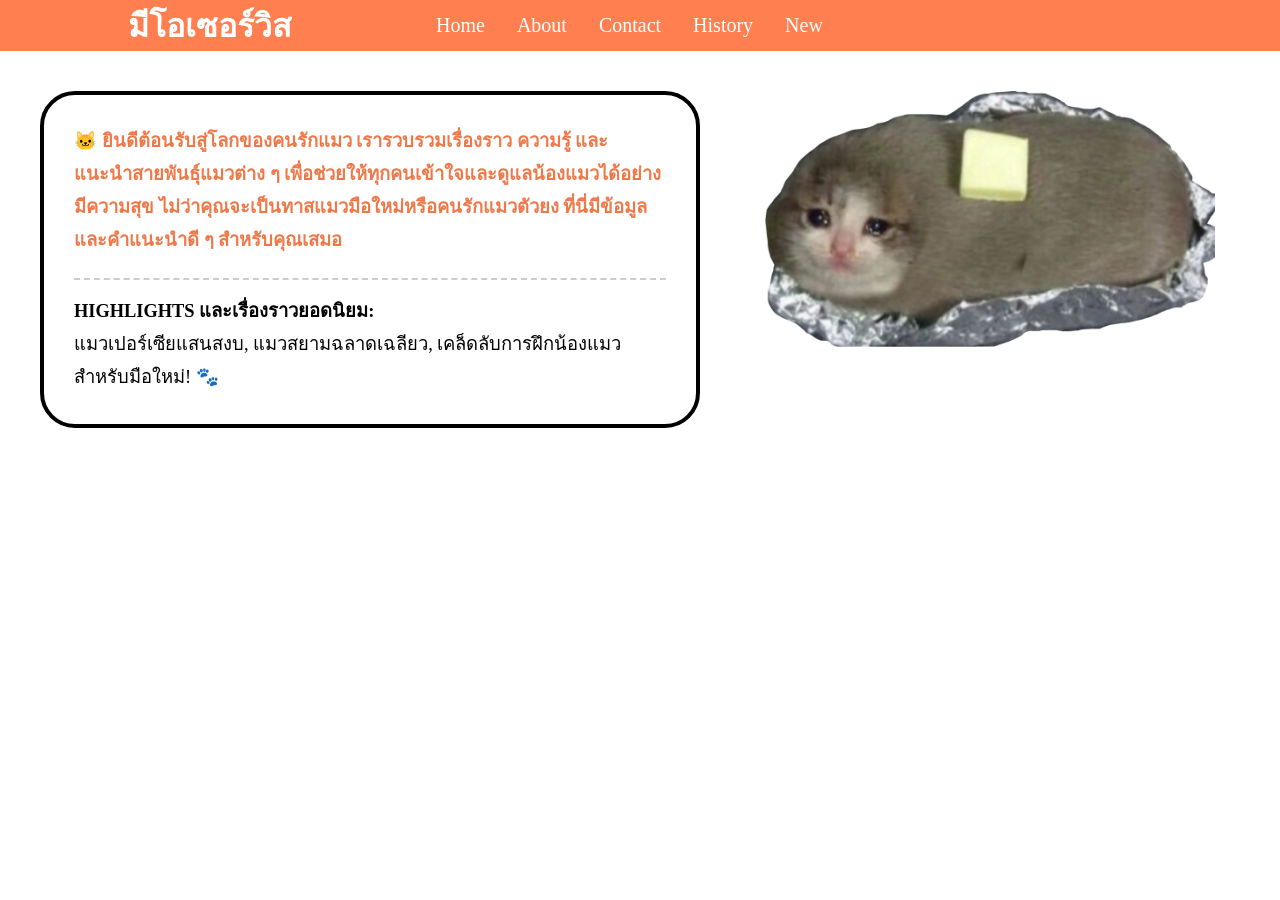
<file: about.html>
<!DOCTYPE html>
<html lang="en">
<head>
    <meta charset="UTF-8">
    <meta name="viewport" content="width=device-width, initial-scale=1.0">
    <title>About</title>
    <link rel="stylesheet" href="about.css">
</head>
<body>
    <ul>
        <li class="Logo"><h1>มีโอเซอร์วิส</h1></li>
        <li><a href="home.html">Home</a></li>
        <li><a href="about.html">About</a></li>
        <li><a href="contagt.html">Contact</a></li>
        <li><a href="history.html">History</a></li>
        <li><a href="new.html">New</a></li>
    </ul>

    <div class="intro-container">
    <div class="intro-text-box">
        <p class="main-paragraph">
            🐱 ยินดีต้อนรับสู่โลกของคนรักแมว เรารวบรวมเรื่องราว ความรู้ และแนะนำสายพันธุ์แมวต่าง ๆ 
            เพื่อช่วยให้ทุกคนเข้าใจและดูแลน้องแมวได้อย่างมีความสุข ไม่ว่าคุณจะเป็นทาสแมวมือใหม่หรือคนรักแมวตัวยง 
            ที่นี่มีข้อมูลและคำแนะนำดี ๆ สำหรับคุณเสมอ
        </p>
        <p class="highlight-paragraph">
            <strong>HIGHLIGHTS และเรื่องราวยอดนิยม:</strong><br>
            แมวเปอร์เซียแสนสงบ, แมวสยามฉลาดเฉลียว, เคล็ดลับการฝึกน้องแมวสำหรับมือใหม่! 🐾
        </p>
    </div>

    <div class="intro-image-box">
        <img src="cat-burrito-meme-y82dc7wr5jr41obp.png" alt="Cute Cat"> </div>
</div>
</body>
</html>
</file>
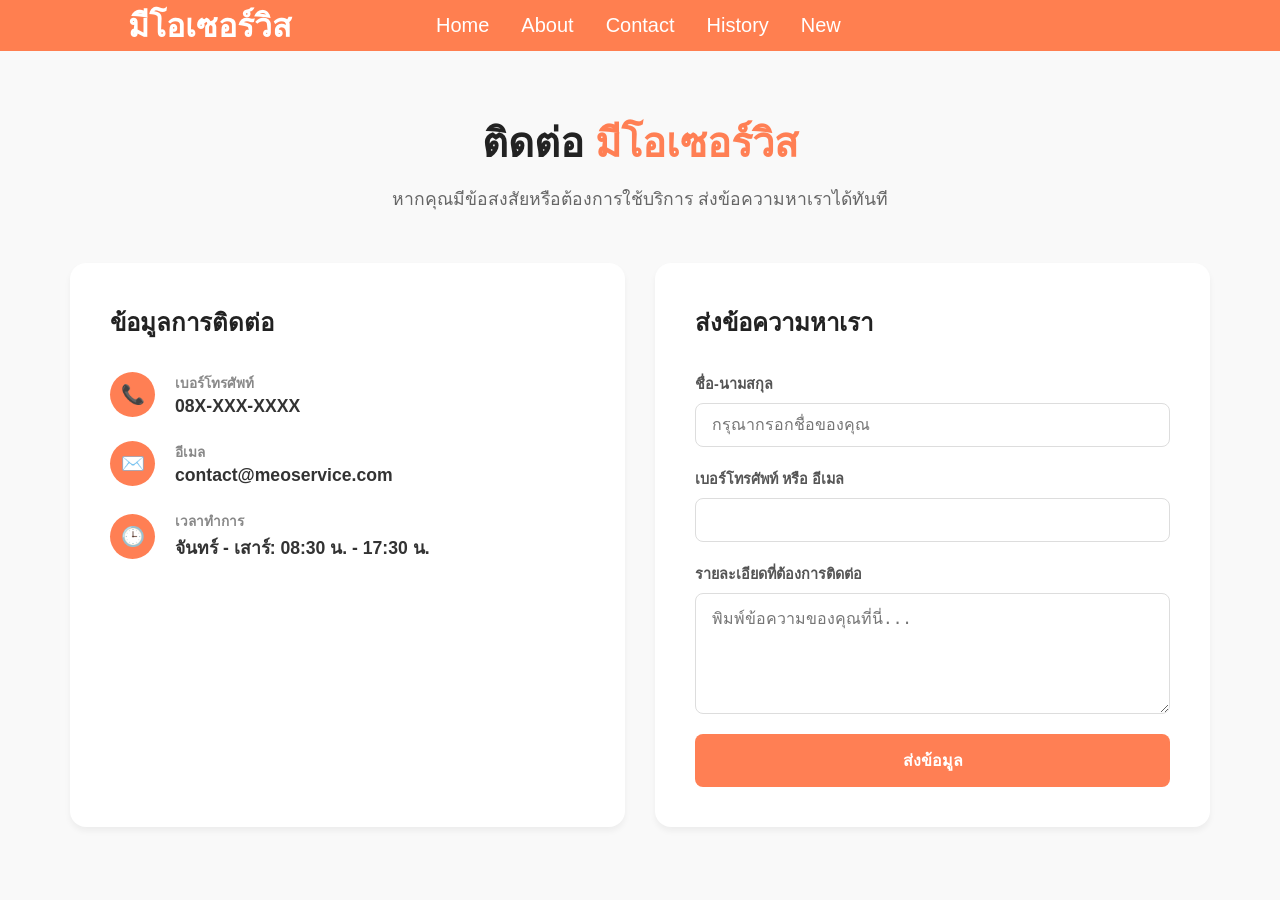
<file: contagt.html>
<!DOCTYPE html>
<html lang="en">
<head>
    <meta charset="UTF-8">
    <meta name="viewport" content="width=device-width, initial-scale=1.0">
    <title>Contagt</title>
    <link rel="stylesheet" href="contagt.css">
</head>
<body>
    <ul>
        <li class="Logo"><h1>มีโอเซอร์วิส</h1></li>
        <li><a href="home.html">Home</a></li>
        <li><a href="about.html">About</a></li>
        <li><a href="contagt.html">Contact</a></li>
        <li><a href="history.html">History</a></li>
        <li><a href="new.html">New</a></li>
    </ul>

    <div class="contact-container">
  <div class="contact-wrapper">
    
    <div class="contact-header">
      <h1>ติดต่อ <span class="brand-text">มีโอเซอร์วิส</span></h1>
      <p>หากคุณมีข้อสงสัยหรือต้องการใช้บริการ ส่งข้อความหาเราได้ทันที</p>
    </div>

    <div class="contact-content">
      
      <div class="contact-info-card">
        <h2>ข้อมูลการติดต่อ</h2>
        
        <div class="info-list">
          <div class="info-item">
            <div class="info-icon">📞</div>
            <div>
              <p class="info-label">เบอร์โทรศัพท์</p>
              <p class="info-value">08X-XXX-XXXX</p>
            </div>
          </div>

          <div class="info-item">
            <div class="info-icon">✉️</div>
            <div>
              <p class="info-label">อีเมล</p>
              <p class="info-value">contact@meoservice.com</p>
            </div>
          </div>

          <div class="info-item">
            <div class="info-icon">🕒</div>
            <div>
              <p class="info-label">เวลาทำการ</p>
              <p class="info-value">จันทร์ - เสาร์: 08:30 น. - 17:30 น.</p>
            </div>
          </div>
        </div>

      </div>

      <div class="contact-form-card">
        <h2>ส่งข้อความหาเรา</h2>
        
        <form action="#" method="POST" class="contact-form">
          <div class="form-group">
            <label for="name">ชื่อ-นามสกุล</label>
            <input type="text" id="name" placeholder="กรุณากรอกชื่อของคุณ" required>
          </div>

          <div class="form-group">
            <label for="contact">เบอร์โทรศัพท์ หรือ อีเมล</label>
            <input type="text" id="contact" placeholder="" required>
          </div>

          <div class="form-group">
            <label for="message">รายละเอียดที่ต้องการติดต่อ</label>
            <textarea id="message" rows="5" placeholder="พิมพ์ข้อความของคุณที่นี่..." required></textarea>
          </div>

          <button type="submit" class="btn-submit">ส่งข้อมูล</button>
        </form>
      </div>

    </div>
  </div>
</div>
</body>
</html>
</file>
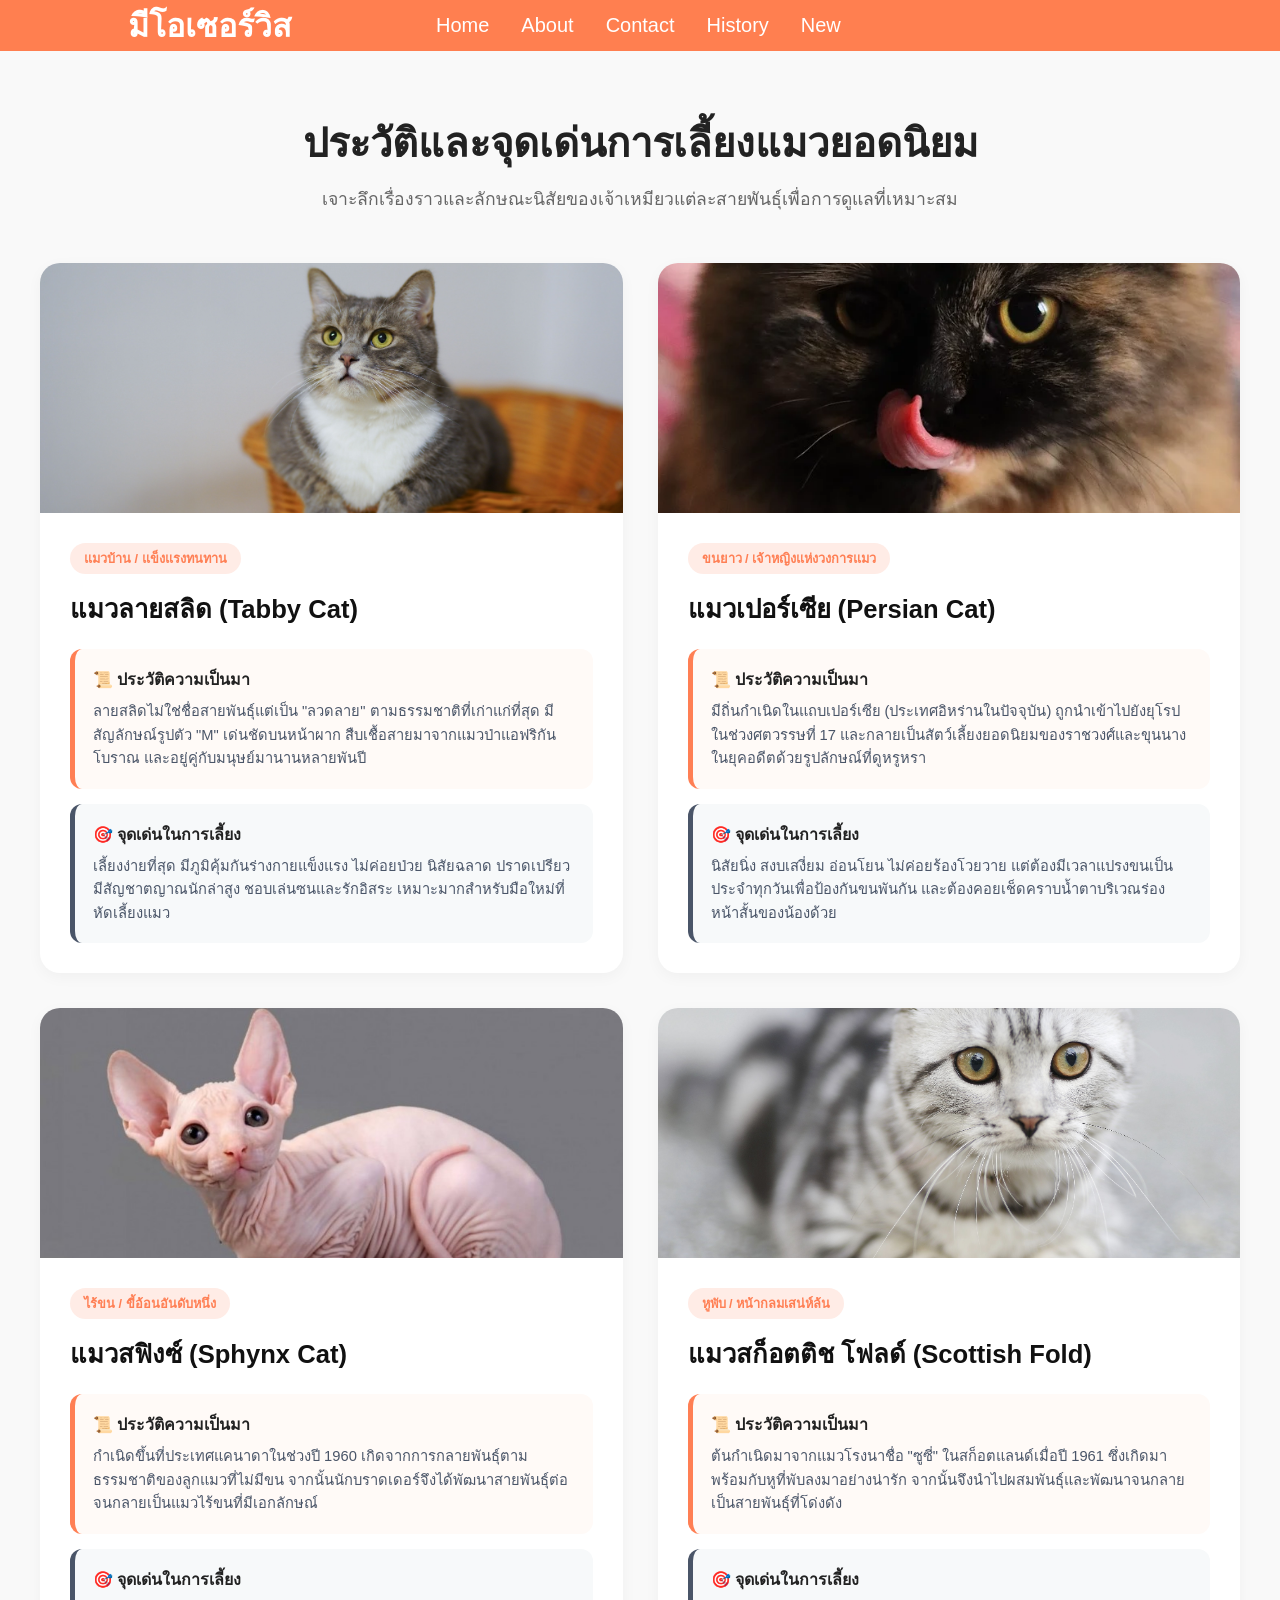
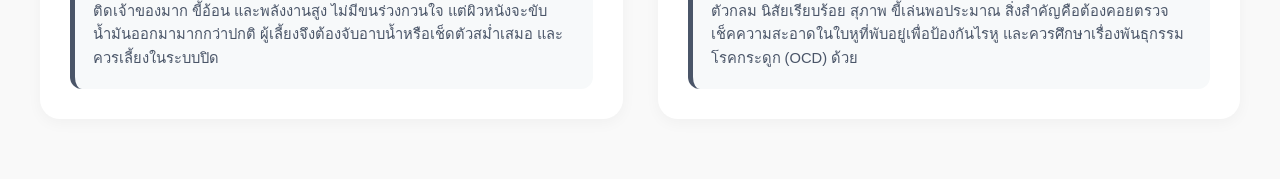
<file: history.html>
<!DOCTYPE html>
<html lang="en">
<head>
    <meta charset="UTF-8">
    <meta name="viewport" content="width=device-width, initial-scale=1.0">
    <title>History</title>
    <link rel="stylesheet" href="history.css">
</head>
<body>
    <ul>
        <li class="Logo"><h1>มีโอเซอร์วิส</h1></li>
        <li><a href="home.html">Home</a></li>
        <li><a href="about.html">About</a></li>
        <li><a href="contagt.html">Contact</a></li>
        <li><a href="history.html">History</a></li>
        <li><a href="new.html">New</a></li>
    </ul>

<div class="history-container">
  <div class="history-wrapper">
    
    <div class="history-header">
      <h1>ประวัติและจุดเด่นการเลี้ยงแมวยอดนิยม</h1>
      <p>เจาะลึกเรื่องราวและลักษณะนิสัยของเจ้าเหมียวแต่ละสายพันธุ์เพื่อการดูแลที่เหมาะสม</p>
    </div>

    <div class="history-grid">
      
      <div class="cat-card">
        <img src="pexels-cats-coming-1543793.jpg" alt="แมวลายสลิด" class="cat-image">
        
        <div class="cat-info">
          <span class="cat-tag">แมวบ้าน / แข็งแรงทนทาน</span>
          <h2>แมวลายสลิด (Tabby Cat)</h2>
          
          <div class="sub-box-container">
            <div class="sub-box history-box">
              <h3>📜 ประวัติความเป็นมา</h3>
              <p>ลายสลิดไม่ใช่ชื่อสายพันธุ์แต่เป็น "ลวดลาย" ตามธรรมชาติที่เก่าแก่ที่สุด มีสัญลักษณ์รูปตัว "M" เด่นชัดบนหน้าผาก สืบเชื้อสายมาจากแมวป่าแอฟริกันโบราณ และอยู่คู่กับมนุษย์มานานหลายพันปี</p>
            </div>
            <div class="sub-box care-box">
              <h3>🎯 จุดเด่นในการเลี้ยง</h3>
              <p>เลี้ยงง่ายที่สุด มีภูมิคุ้มกันร่างกายแข็งแรง ไม่ค่อยป่วย นิสัยฉลาด ปราดเปรียว มีสัญชาตญาณนักล่าสูง ชอบเล่นซนและรักอิสระ เหมาะมากสำหรับมือใหม่ที่หัดเลี้ยงแมว</p>
            </div>
          </div>
        </div>
      </div>

      <div class="cat-card">
        <img src="cat-9476892_1280.jpg" alt="แมวเปอร์เซีย" class="cat-image">
        
        <div class="cat-info">
          <span class="cat-tag">ขนยาว / เจ้าหญิงแห่งวงการแมว</span>
          <h2>แมวเปอร์เซีย (Persian Cat)</h2>
          
          <div class="sub-box-container">
            <div class="sub-box history-box">
              <h3>📜 ประวัติความเป็นมา</h3>
              <p>มีถิ่นกำเนิดในแถบเปอร์เซีย (ประเทศอิหร่านในปัจจุบัน) ถูกนำเข้าไปยังยุโรปในช่วงศตวรรษที่ 17 และกลายเป็นสัตว์เลี้ยงยอดนิยมของราชวงศ์และขุนนางในยุคอดีตด้วยรูปลักษณ์ที่ดูหรูหรา</p>
            </div>
            <div class="sub-box care-box">
              <h3>🎯 จุดเด่นในการเลี้ยง</h3>
              <p>นิสัยนิ่ง สงบเสงี่ยม อ่อนโยน ไม่ค่อยร้องโวยวาย แต่ต้องมีเวลาแปรงขนเป็นประจำทุกวันเพื่อป้องกันขนพันกัน และต้องคอยเช็ดคราบน้ำตาบริเวณร่องหน้าสั้นของน้องด้วย</p>
            </div>
          </div>
        </div>
      </div>

      <div class="cat-card">
        <img src="unnamed.jpg" alt="แมวสฟิงซ์" class="cat-image">
        
        <div class="cat-info">
          <span class="cat-tag">ไร้ขน / ขี้อ้อนอันดับหนึ่ง</span>
          <h2>แมวสฟิงซ์ (Sphynx Cat)</h2>
          
          <div class="sub-box-container">
            <div class="sub-box history-box">
              <h3>📜 ประวัติความเป็นมา</h3>
              <p>กำเนิดขึ้นที่ประเทศแคนาดาในช่วงปี 1960 เกิดจากการกลายพันธุ์ตามธรรมชาติของลูกแมวที่ไม่มีขน จากนั้นนักบราดเดอร์จึงได้พัฒนาสายพันธุ์ต่อจนกลายเป็นแมวไร้ขนที่มีเอกลักษณ์</p>
            </div>
            <div class="sub-box care-box">
              <h3>🎯 จุดเด่นในการเลี้ยง</h3>
              <p>ติดเจ้าของมาก ขี้อ้อน และพลังงานสูง ไม่มีขนร่วงกวนใจ แต่ผิวหนังจะขับน้ำมันออกมามากกว่าปกติ ผู้เลี้ยงจึงต้องจับอาบน้ำหรือเช็ดตัวสม่ำเสมอ และควรเลี้ยงในระบบปิด</p>
            </div>
          </div>
        </div>
      </div>

      <div class="cat-card">
        <img src="pexels-flickr-156934.jpg" alt="แมวสก็อตติช โฟลด์" class="cat-image">
        
        <div class="cat-info">
          <span class="cat-tag">หูพับ / หน้ากลมเสน่ห์ล้น</span>
          <h2>แมวสก็อตติช โฟลด์ (Scottish Fold)</h2>
          
          <div class="sub-box-container">
            <div class="sub-box history-box">
              <h3>📜 ประวัติความเป็นมา</h3>
              <p>ต้นกำเนิดมาจากแมวโรงนาชื่อ "ซูซี่" ในสก็อตแลนด์เมื่อปี 1961 ซึ่งเกิดมาพร้อมกับหูที่พับลงมาอย่างน่ารัก จากนั้นจึงนำไปผสมพันธุ์และพัฒนาจนกลายเป็นสายพันธุ์ที่โด่งดัง</p>
            </div>
            <div class="sub-box care-box">
              <h3>🎯 จุดเด่นในการเลี้ยง</h3>
              <p>ตัวกลม นิสัยเรียบร้อย สุภาพ ขี้เล่นพอประมาณ สิ่งสำคัญคือต้องคอยตรวจเช็คความสะอาดในใบหูที่พับอยู่เพื่อป้องกันไรหู และควรศึกษาเรื่องพันธุกรรมโรคกระดูก (OCD) ด้วย</p>
            </div>
          </div>
        </div>
      </div>

    </div>
  </div>
</div>
</div>
</body>
</html>
</file>
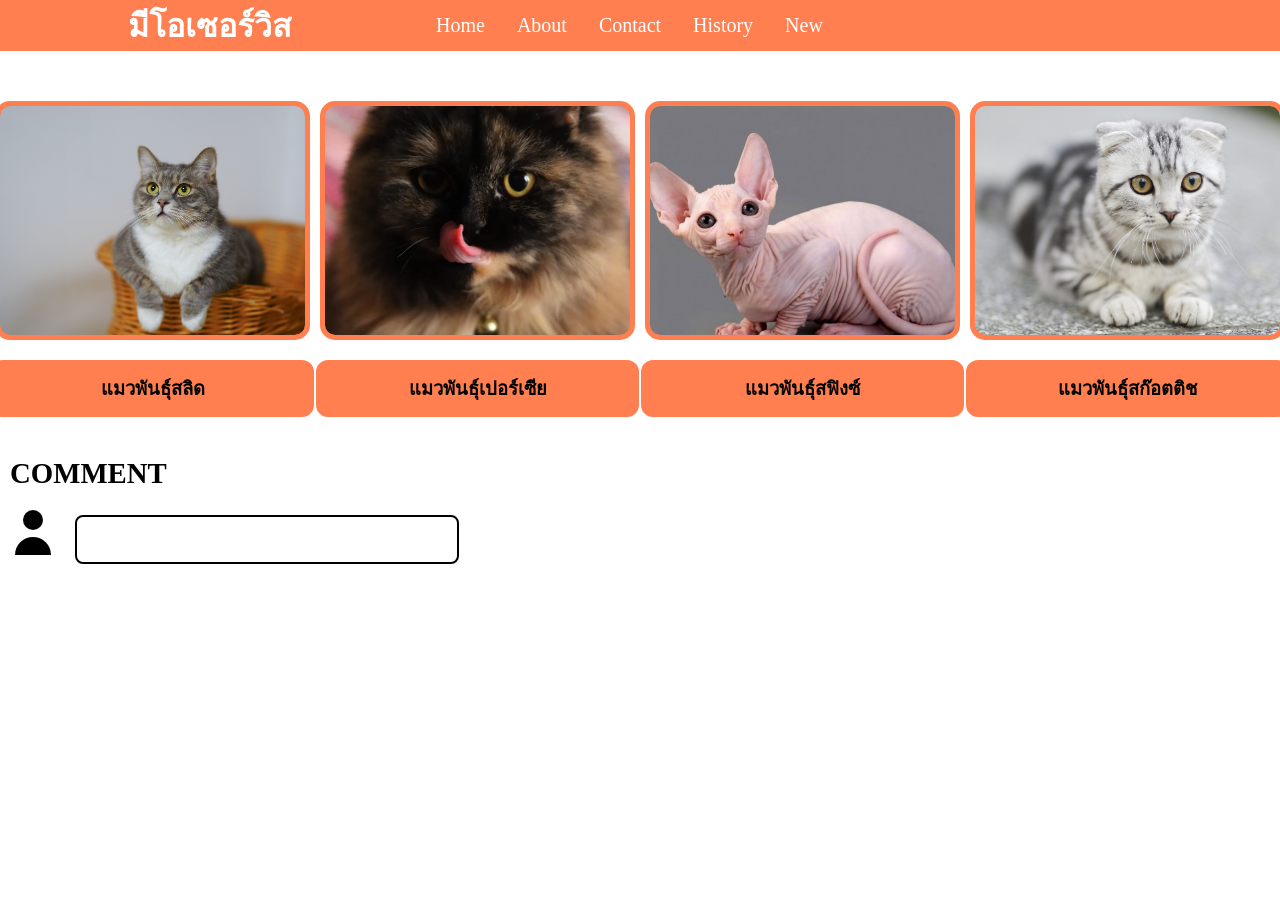
<file: home.html>
<!DOCTYPE html>
<html lang="en">
<head>
    <meta charset="UTF-8">
    <meta name="viewport" content="width=device-width, initial-scale=1.0">
    <title>Home</title>
    <link rel="stylesheet" href="home.css">
</head>
<body>
    <!-- ui navbar -->
    <ul>
        <li class="Logo"><h1>มีโอเซอร์วิส</h1></li>
        <li><a href="home.html">Home</a></li>
        <li><a href="about.html">About</a></li>
        <li><a href="contagt.html">Contact</a></li>
        <li><a href="history.html">History</a></li>
        <li><a href="new.html">New</a></li>
    </ul>
    <div class="cat-container">
        <div class="cat-card">
            <div class="image-box">
                <img src="pexels-cats-coming-1543793.jpg" alt="แมวพันธุ์สลิด"> </div>
            <a href="history.html" class="label-box">แมวพันธุ์สลิด</a>
        </div>

        <div class="cat-card">
            <div class="image-box">
                <img src="cat-9476892_1280.jpg" alt="แมวพันธุ์เปอร์เซีย"> </div>
            <a href="history.html" class="label-box">แมวพันธุ์เปอร์เซีย</a>
        </div>

        <div class="cat-card">
            <div class="image-box">
                <img src="unnamed.jpg" alt="แมวพันธุ์สฟิงซ์"> </div>
            <a href="history.html" class="label-box">แมวพันธุ์สฟิงซ์</a>
        </div>

        <div class="cat-card">
            <div class="image-box">
                <img src="pexels-flickr-156934.jpg" alt="แมวพันธุ์สก๊อตติช"> </div>
            <a href="history.html" class="label-box">แมวพันธุ์สก๊อตติช</a>
        </div>
    </div>

    <div class="comment-section">
            <h2 class="comment-title">COMMENT</h2>
            <div class="comment-input-container">
                <div class="user-icon">
                    <div class="icon-head"></div>
                    <div class="icon-body"></div>
                </div>
                <input type="text" class="comment-input" placeholder="">
            </div>
        </div>
</body>
</html>
</file>
<file: about.css>
* {
    margin: 0;
    padding: 0;
}
/* Logo */
.Logo{
    color: rgb(255, 255, 255);
    padding: 0 10% 0 10%;
}
/* ui navbar */
ul {
    list-style-type: none;
    overflow: hidden;
    background-color: coral;
}
ul li {
    float: left;
}
ul li a {
    display: block;
    color: white;
    text-align: center;
    padding: 14px 16px;
    text-decoration: none;
    font-size: 20px;
}
ul li a:hover {
    background-color: rgb(220, 170, 41);
}

/* --- สไตล์ส่วนเนื้อหารวมและรูปภาพด้านล่าง --- */
.intro-container {
    max-width: 1200px;
    margin: 40px auto;
    padding: 0 20px;
    display: table;
    width: 100%;
}

/* กล่องข้อความขอบเส้นหนาสีดำมนโค้ง */
.intro-text-box {
    display: table-cell;
    width: 55%;
    vertical-align: top;
    background-color: #ffffff;
    border: 4px solid #000000;
    border-radius: 35px;
    padding: 30px;
}

.main-paragraph {
    font-size: 1.15rem;
    color: #f07848; /* ตัวหนังสือสีส้มตามภาพ */
    line-height: 1.8;
    font-weight: bold;
    margin-bottom: 20px;
}

.highlight-paragraph {
    font-size: 1.15rem;
    color: #000000; /* ตัวหนังสือสีดำสำหรับเนื้อหาไฮไลต์ */
    line-height: 1.8;
    border-top: 2px dashed #cccccc; /* เส้นไข่ปลาแบ่งเนื้อหาภายในกล่อง */
    padding-top: 15px;
}

/* กล่องรูปภาพขอบมน */
.intro-image-box {
    display: table-cell;
    width: 45%;
    vertical-align: top;
    padding-left: 40px; /* ระยะห่างระหว่างกล่องข้อความกับรูปภาพ */
}

.intro-image-box img {
    width: 100%;
    max-width: 450px;
    height: auto;
    border-radius: 40px; /* ขอบรูปมนโค้งมนตามภาพ */
    object-fit: cover;
    display: block;
    margin: 0 auto;
}

/* ปรับปรุงให้รองรับหน้าจอขนาดเล็ก */
@media (max-width: 768px) {
    .intro-container, .intro-text-box, .intro-image-box {
        display: block;
        width: 100%;
        padding-left: 0;
    }
    .intro-image-box {
        margin-top: 30px;
    }
}
</file>
<file: contagt.css>
* {
    margin: 0;
    padding: 0;
}
/* Logo */
.Logo{
    color: rgb(255, 255, 255);
    padding: 0 10% 0 10%;
}
/* ui navbar */
ul {
    list-style-type: none;
    overflow: hidden;
    background-color: coral;
}
ul li {
    float: left;
}
ul li a {
    display: block;
    color: white;
    text-align: center;
    padding: 14px 16px;
    text-decoration: none;
    font-size: 20px;
}
ul li a:hover {
    background-color: rgb(220, 170, 41);
}

/* ตั้งค่าฟอนต์และสไตล์พื้นฐาน */
body {
  font-family: 'Segoe UI', Tahoma, Geneva, Verdana, sans-serif;
  margin: 0;
  background-color: #f9f9f9;
  color: #333;
}

.contact-container {
  padding: 60px 20px;
}

.contact-wrapper {
  max-width: 1140px;
  margin: 0 auto;
}

/* ส่วนหัวข้อ */
.contact-header {
  text-align: center;
  margin-bottom: 50px;
}

.contact-header h1 {
  font-size: 2.5rem;
  margin-bottom: 10px;
  color: #222;
}

.brand-text {
  color: #ff7f54; /* สีส้มอมชมพูแบบเดียวกับแถบเมนู */
}

.contact-header p {
  color: #666;
  font-size: 1.1rem;
}

/* เลย์เอาต์แบ่งฝั่ง (Responsive) */
.contact-content {
  display: grid;
  grid-template-columns: 1fr;
  gap: 30px;
}

/* สไตล์กล่องเนื้อหา (การ์ด) */
.contact-info-card, .contact-form-card {
  background-color: #ffffff;
  padding: 40px;
  border-radius: 16px;
  box-shadow: 0 4px 6px rgba(0, 0, 0, 0.05);
}

.contact-info-card h2, .contact-form-card h2 {
  font-size: 1.5rem;
  margin-top: 0;
  margin-bottom: 30px;
  color: #222;
}

/* รายการข้อมูลติดต่อ */
.info-list {
  display: flex;
  flex-direction: column;
  gap: 24px;
}

.info-item {
  display: flex;
  align-items: center;
  gap: 20px;
}

.info-icon {
  background-color: #ff7f54;
  color: white;
  width: 45px;
  height: 45px;
  border-radius: 50%;
  display: flex;
  align-items: center;
  justify-content: center;
  font-size: 1.2rem;
}

.info-label {
  margin: 0;
  font-size: 0.85rem;
  color: #888;
  font-weight: 600;
}

.info-value {
  margin: 2px 0 0 0;
  font-size: 1.1rem;
  font-weight: bold;
  color: #333;
}

/* กล่องแผนที่ */
.map-placeholder {
  margin-top: 30px;
  background-color: #eee;
  height: 200px;
  border-radius: 12px;
  display: flex;
  align-items: center;
  justify-content: center;
  color: #aaa;
}

/* สไตล์ฟอร์ม */
.contact-form {
  display: flex;
  flex-direction: column;
  gap: 20px;
}

.form-group {
  display: flex;
  flex-direction: column;
  gap: 8px;
}

.form-group label {
  font-size: 0.9rem;
  font-weight: 600;
  color: #555;
}

.form-group input, .form-group textarea {
  padding: 12px 16px;
  border: 1px solid #ddd;
  border-radius: 8px;
  font-size: 1rem;
  outline: none;
  transition: border-color 0.2s;
}

.form-group input:focus, .form-group textarea:focus {
  border-color: #ff7f54;
}

/* ปุ่มส่งข้อมูล */
.btn-submit {
  background-color: #ff7f54;
  color: white;
  border: none;
  padding: 14px;
  font-size: 1rem;
  font-weight: bold;
  border-radius: 8px;
  cursor: pointer;
  transition: background-color 0.2s;
}

.btn-submit:hover {
  background-color: #e66e47;
}

/* หน้าจอขนาดใหญ่ (Desktop) ให้แบ่งเป็น 2 คอลัมน์ */
@media (min-width: 768px) {
  .contact-content {
    grid-template-columns: 1fr 1fr;
  }
}
</file>
<file: history.css>
* {
    margin: 0;
    padding: 0;
    box-sizing: border-box; /* ช่วยคำนวณขนาดกล่องไม่ให้เพี้ยน */
}
/* Logo */
.Logo{
    color: rgb(255, 255, 255);
    padding: 0 10% 0 10%;
}
/* ui navbar */
ul {
    list-style-type: none;
    overflow: hidden;
    background-color: coral;
}
ul li {
    float: left;
}
ul li a {
    display: block;
    color: white;
    text-align: center;
    padding: 14px 16px;
    text-decoration: none;
    font-size: 20px;
}
ul li a:hover {
    background-color: rgb(220, 170, 41);
}

/* โครงสร้างพื้นฐาน */
body {
  font-family: 'Segoe UI', Tahoma, Geneva, Verdana, sans-serif;
  margin: 0;
  background-color: #f9f9f9;
  color: #333;
}

.history-container {
  padding: 60px 20px;
}

.history-wrapper {
  max-width: 1200px;
  margin: 0 auto;
}

/* ส่วนหัวข้อ */
.history-header {
  text-align: center;
  margin-bottom: 50px;
}

.history-header h1 {
  font-size: 2.5rem;
  color: #222;
  margin-bottom: 10px;
}

.history-header p {
  color: #666;
  font-size: 1.1rem;
}

/* ระบบ Grid สำหรับการ์ดหลัก */
.history-grid {
  display: grid;
  grid-template-columns: 1fr;
  gap: 35px;
}

/* สไตล์การ์ดหลัก */
.cat-card {
  background-color: #ffffff;
  border-radius: 20px;
  overflow: hidden;
  box-shadow: 0 4px 15px rgba(0,0,0,0.04);
  display: flex;
  flex-direction: column; /* ให้เรียงจากรูปลงมาหาเนื้อหา */
  transition: transform 0.3s ease;
}

.cat-card:hover {
  transform: translateY(-5px);
}

/* รายละเอียดภายในการ์ด (ปรับปรุงเพื่อให้การ์ดหลักสูงเท่ากัน) */
.cat-info {
  padding: 30px;
  display: flex;
  flex-direction: column;
  flex-grow: 1; /* ขยายส่วนข้อมูลให้เต็มความสูงการ์ดเพื่อบีบให้กล่องเท่ากัน */
}

.cat-tag {
  display: inline-block;
  align-self: flex-start; /* บีบให้พื้นหลังสีโอรสกว้างพอดีตัวอักษร */
  background-color: #ffece6;
  color: #ff7f54;
  padding: 5px 14px;
  border-radius: 50px;
  font-size: 0.8rem;
  font-weight: 600;
  margin-bottom: 15px;
}

.cat-info h2 {
  font-size: 1.6rem;
  margin: 0 0 20px 0;
  color: #111;
}

/* --- โซนกล่องย่อย (Sub-boxes) ปรับปรุงให้ขยายตัวเท่ากัน --- */
.sub-box-container {
  display: flex;
  flex-direction: column;
  gap: 15px;
  flex-grow: 1; /* ดันกล่องย่อยให้ขยายกินพื้นที่ว่างที่เหลือให้เต็มการ์ด */
}

.sub-box {
  padding: 18px;
  border-radius: 12px;
  border-left: 5px solid;
  flex: 1; /* 🔥 บังคับให้ทั้งกล่องประวัติและกล่องจุดเด่นแชร์ความสูงเท่ากันเป๊ะๆ */
}

/* สไตล์กล่องประวัติ (โทนสีส้มแบรนด์จางๆ) */
.history-box {
  background-color: #fffaf7;
  border-left-color: #ff7f54; 
}

/* สไตล์กล่องจุดเด่นการเลี้ยง (โทนสีเหลือง/ครีมอ่อน ดูเป็นมิตร) */
.care-box {
  background-color: #f7f9fa;
  border-left-color: #4a5568; 
}

.sub-box h3 {
  font-size: 1rem;
  margin: 0 0 8px 0;
  color: #222;
  display: flex;
  align-items: center;
}

.sub-box p {
  font-size: 0.92rem;
  line-height: 1.6;
  color: #4a5568;
  margin: 0;
}

/* หน้าจอคอมพิวเตอร์ (Desktop) ให้แบ่งเป็น 2 คอลัมน์ซ้ายขวา */
@media (min-width: 992px) {
  .history-grid {
    grid-template-columns: repeat(2, 1fr);
  }
}

/* ควบคุมรูปภาพให้อยู่ในกรอบการ์ด */
.cat-image {
  width: 100%;
  height: 250px;
  object-fit: cover;
  background-color: #ffece6;
  display: block;
}
</file>
<file: home.css>
* {
    margin: 0;
    padding: 0;
}
/* Logo */
.Logo{
    color: rgb(255, 255, 255);
    padding: 0 10% 0 10%;
}
/* ui navbar */
ul {
    list-style-type: none;
    overflow: hidden;
    background-color: coral;
}
ul li {
    float: left;
}
ul li a {
    display: block;
    color: white;
    text-align: center;
    padding: 14px 16px;
    text-decoration: none;
    font-size: 20px;
}
ul li a:hover {
    background-color: rgb(220, 170, 41);
}

/* --- ส่วนเนื้อหาหลักและการเลื่อนกล่องแมวลงมา --- */
.main-content {
    max-width: 1200px;
    margin: 0 auto;
    padding: 0 20px;
}

/* เลื่อนโซนรูปแมวลงมาห่างจากแถบเมนูข้างบน */
.cat-container {
    display: grid;
    grid-template-columns: repeat(4, 1fr);
    gap: 20px;
    width: 100%;
    margin-top: 50px; /* เพิ่มช่องว่างด้านบนตรงนี้เพื่อเลื่อนกล่องแมวลงมา */
    margin-bottom: 40px;
}

/* การ์ดแมวแต่ละตัว */
.cat-card {
    display: flex;
    flex-direction: column;
    align-items: center;
    gap: 20px;
}

.image-box {
    width: 100%;
    aspect-ratio: 4 / 3;
    background-color: coral;
    border: 5px solid coral;
    border-radius: 15px;
    overflow: hidden;
    display: flex;
    justify-content: center;
    align-items: center;
}

.image-box img {
    width: 100%;
    height: 100%;
    object-fit: cover;
    border-radius: 10px;
}

.label-box {
    width: 100%;
    background-color: coral;
    border: 4px solid coral;
    border-radius: 12px;
    padding: 10px 5px;
    text-align: center;
    font-size: 1.15rem;
    font-weight: bold;
    color: #000000;
    text-decoration: none;
}

/* กล่องป้ายชื่อแมวเมื่อเมาส์มาชี้ (Hover Effect) */
.label-box:hover {
    background-color: #f07848; /* เปลี่ยนเป็นสีส้มเข้มขึ้น */
    border-color: #000000;      /* เปลี่ยนขอบเป็นสีดำเข้ม */
    color: #ffffff;            /* เปลี่ยนสีตัวหนังสือเป็นสีขาวเพื่อให้เด่นชัด */
    transform: translateY(-3px); /* เพิ่มลูกเล่นให้กล่องลอยขึ้นมาเล็กน้อย */
    box-shadow: 0 4px 8px rgba(0,0,0,0.15); /* เพิ่มเงาด้านล่างตอนลอย */
}

/* --- โซนคอมเมนต์ (Comment) แบบไม่มีรายชื่อผู้ใช้จำลอง --- */
.comment-section {
    margin-top: 40px;
    margin-bottom: 60px;
    padding-left: 10px;
}

.comment-title {
    font-size: 1.8rem;
    font-weight: bold;
    color: #000000;
    margin-bottom: 20px;
}

.comment-input-container {
    display: block;
    overflow: hidden; /* เคลียร์ float */
}

/* สร้างไอคอนคนสีดำด้วย CSS (ไม่ต้องใช้รูปภาพภายนอก) */
.user-icon {
    float: left;
    width: 45px;
    height: 45px;
    position: relative;
    margin-right: 20px;
}

.icon-head {
    width: 20px;
    height: 20px;
    background-color: #000000;
    border-radius: 50%;
    margin: 0 auto;
}

.icon-body {
    width: 36px;
    height: 18px;
    background-color: #000000;
    border-radius: 18px 18px 0 0;
    position: absolute;
    bottom: 0;
    left: 4.5px;
}

/* ช่องพิมพ์ข้อความขอบมนสีดำ */
.comment-input {
    float: left;
    width: 350px; /* ความกว้างตามรูปแบบสั้นในภาพ */
    height: 35px;
    border: 2px solid #000000;
    border-radius: 8px;
    padding: 5px 15px;
    font-size: 1rem;
    outline: none;
    margin-top: 5px; /* จัดตำแหน่งแนวตั้งให้กึ่งกลางพอดีกับไอคอน */
}

/* Responsive */
@media (max-width: 900px) {
    .cat-container {
        grid-template-columns: repeat(2, 1fr);
    }
}

@media (max-width: 500px) {
    .cat-container {
        grid-template-columns: 1fr;
    }
    .comment-input {
        width: calc(100% - 70px); /* ยืดหยุ่นตามหน้าจอมือถือ */
    }
}
</file>
